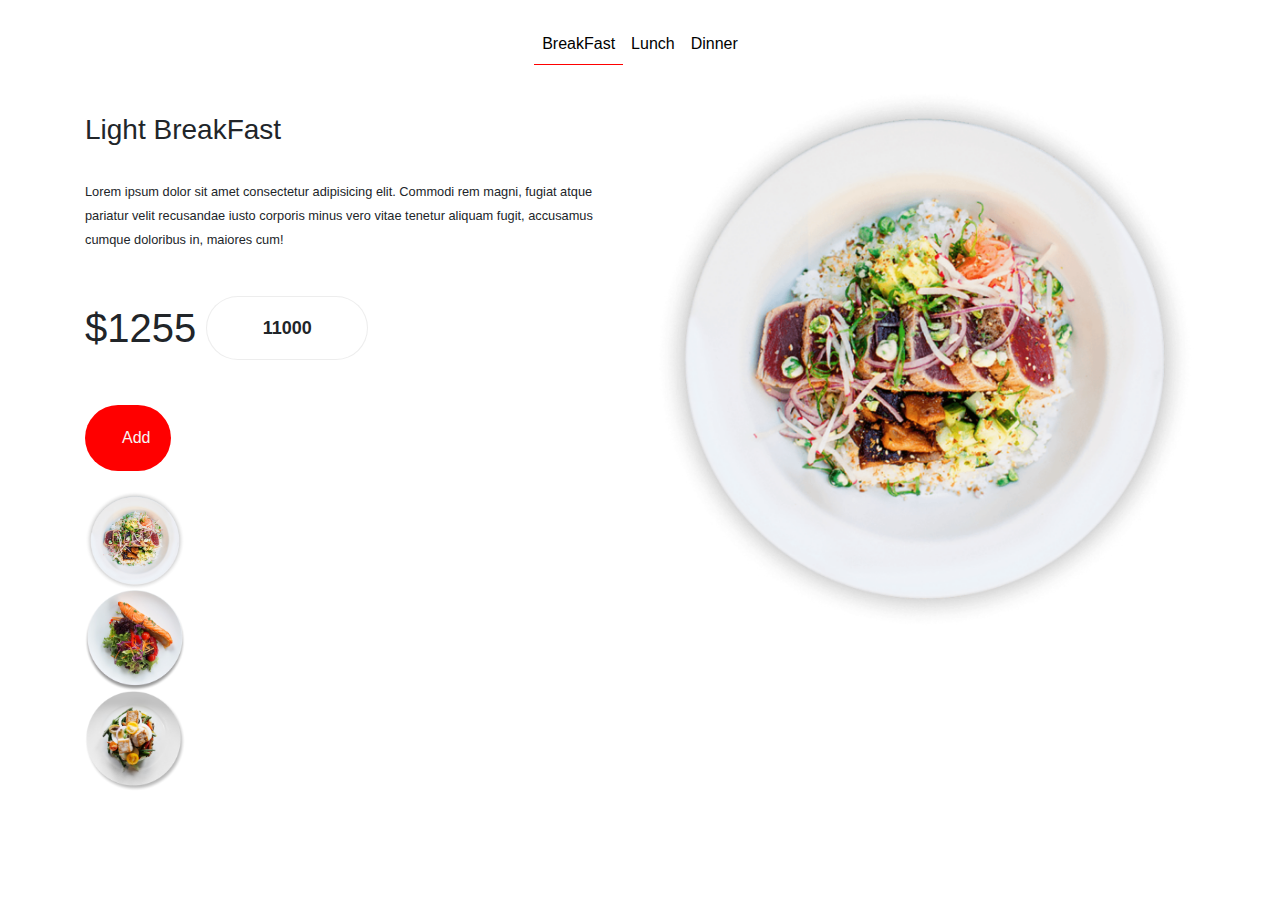
<file: singleProduct.html>
<!doctype html>
<html lang="en">

<head>
    <!-- Required meta tags -->
    <meta charset="utf-8">
    <meta name="viewport" content="width=device-width, initial-scale=1, shrink-to-fit=no">

    <!-- Bootstrap CSS -->
    <link rel="stylesheet" href="https://maxcdn.bootstrapcdn.com/bootstrap/4.0.0/css/bootstrap.min.css"
        integrity="sha384-Gn5384xqQ1aoWXA+058RXPxPg6fy4IWvTNh0E263XmFcJlSAwiGgFAW/dAiS6JXm" crossorigin="anonymous">
    <link rel="stylesheet" href="https://use.fontawesome.com/releases/v5.14.0/css/all.css"
        integrity="sha384-HzLeBuhoNPvSl5KYnjx0BT+WB0QEEqLprO+NBkkk5gbc67FTaL7XIGa2w1L0Xbgc" crossorigin="anonymous">
    <link rel="stylesheet" href="slick.css">
    <link rel="stylesheet" href="style.css">

    <title>Hello, world!</title>
</head>

<body>
    <div class="container">

        <head>
            <nav class="navbar navbar-expand-lg pt-4 pb-4">
                <div class="orderMenu ml-auto mr-auto">
                    <ul class="navbar-nav ml-auto mr-auto mt-2 mt-lg-0">

                        <li class="nav-item active">
                            <a class="nav-link" href="#">BreakFast <span class="sr-only">(current)</span></a>
                        </li>
                        <li class="nav-item">
                            <a class="nav-link" href="#">Lunch</a>
                        </li>
                        <li class="nav-item">
                            <a class="nav-link " href="#">Dinner</a>
                        </li>

                    </ul>
                </div>
            </nav>
        </head>
    </div>
    <main>
        <div class="container">
            <div class="row">
                <div class="col-md-6">
                    <h3 class="pt-4">Light BreakFast</h3>
                    <p class="pt-4"><small>Lorem ipsum dolor sit amet consectetur adipisicing elit. Commodi rem magni,
                            fugiat atque pariatur velit recusandae iusto corporis minus vero vitae tenetur aliquam
                            fugit, accusamus cumque doloribus in, maiores cum!</small></p>

                    <div class="d-flex addbtn-area">
                        <h1 class="pt-2">$1255</h1>
                        <div class="input-group number-spinner">
                            <button class="btn btn-default"><i class="fas fa-minus"></i></button>
                            <p class="pt-2 tt">11000</p>
                            <button class="btn btn-default"><i class="fas fa-plus"></i></button>
                        </div>
                    </div>
                    <div class="addProCar">
                        <button class="btn btn-default"><i class="fas fa-cart-plus"> </i> <span class="pl-3">Add
                            </span></button>
                    </div>

                    <div class="slider">
                        <div class="your-class">
                            <div><img class="img-fluid" src="Dinner/dinner1.png" alt=""></div>
                            <div><img class="img-fluid" src="Dinner/dinner2.png" alt=""></div>
                            <div><img class="img-fluid" src="Dinner/dinner3.png" alt=""></div>
                        </div>
                        <div class="arrow"><span><i class="fa fa-angle-right" aria-hidden="true"></i></span></div>
                    </div>
                </div>
                <div class="col-md-6">
                    <div class="singleImage">
                        <img src="Dinner/dinner1.png" class="img-fluid" alt="">
                    </div>
                </div>
            </div>
        </div>
    </main>

    <!-- Optional JavaScript -->
    <!-- jQuery first, then Popper.js, then Bootstrap JS -->
    <script src="https://code.jquery.com/jquery-3.2.1.slim.min.js"
        integrity="sha384-KJ3o2DKtIkvYIK3UENzmM7KCkRr/rE9/Qpg6aAZGJwFDMVNA/GpGFF93hXpG5KkN" crossorigin="anonymous">
    </script>

    <script src="https://cdnjs.cloudflare.com/ajax/libs/popper.js/1.12.9/umd/popper.min.js"
        integrity="sha384-ApNbgh9B+Y1QKtv3Rn7W3mgPxhU9K/ScQsAP7hUibX39j7fakFPskvXusvfa0b4Q" crossorigin="anonymous">
    </script>
    <script src="https://maxcdn.bootstrapcdn.com/bootstrap/4.0.0/js/bootstrap.min.js"
        integrity="sha384-JZR6Spejh4U02d8jOt6vLEHfe/JQGiRRSQQxSfFWpi1MquVdAyjUar5+76PVCmYl" crossorigin="anonymous">
    </script>
    <script type="text/javascript" src="slick.min.js"></script>

    <script type="text/javascript">
        $(document).ready(function () {
            $('.your-class').slick({
                centerMode: true,
                prevArrow:'.arrow',
                nextArrow:false,
                centerPadding: '0px',
                slidesToShow: 2,
                responsive: [{
                        breakpoint: 768,
                        settings: {
                            arrows: true,
                            centerMode: true,
                            centerPadding: '40px',
                            slidesToShow: 1
                        }
                    },
                    {
                        breakpoint: 480,
                        settings: {
                            arrows: true,
                            centerMode: true,
                            centerPadding: '40px',
                            slidesToShow: 1
                        }
                    }
                ]
            });
        });
    </script>
</body>

</html>
</file>
<file: style.css>
.banner{
    background-image: url(./Image/bannerbackground1.png);
    background-repeat: no-repeat;
    object-fit:fill;
    object-position: top left;
	background-size: cover;
	height: 400px;
	position: relative;
}
.search_part{
	width: 50%;
	text-align: center;
	margin: 100px auto;
}
.search_part .form-inline .form-control {
	display: inline;
	width:80%;
	vertical-align: middle;
	margin: 0 auto;
}
.search_part .btn {
	display: inline-block;
	font-weight: 400;
	text-align: center;
	white-space: nowrap;
	vertical-align: middle;
	-webkit-user-select: none;
	-moz-user-select: none;
	-ms-user-select: none;
	user-select: none;
	border: 1px solid transparent;
	padding: 6px 20px;
	font-size: 1rem;
	line-height: 1.5;
	border-radius: 40px;
	transition: color .15s ease-in-out,background-color .15s ease-in-out,border-color .15s ease-in-out,box-shadow .15s ease-in-out;
	position: absolute;
	right: 288px;
	background: green;
}
.search_part .form-control {
	display: block;
	width: 100%;
	padding: .375rem .75rem;
	font-size: 1rem;
	line-height: 1.5;
	color: #495057;
	background-color: #fff;
	background-clip: padding-box;
	border: 1px solid #ced4da;
	border-radius: 20px 0px 0px 20px;
	transition: border-color .15s ease-in-out,box-shadow .15s ease-in-out;
}





.mainNav .nav-item{
    padding: 0px 10px;
}
.mainNav .nav-item:hover{
background: red;
border-radius: 15px;

}
.active{
    border-bottom: 1px solid red;
}
a {
	color:black;
	text-decoration: none;
	background-color: transparent;
	-webkit-text-decoration-skip: objects;
}
.CartCheck-btn{
    margin-top: 20px;
    margin-bottom: 20px;
    padding:5px 30px;
}
.cartsection-item .card-deck .card .card-img-top {
	width: 44%;
	border-top-left-radius: calc(.25rem - 1px);
	border-top-right-radius: calc(.25rem - 1px);
	
	margin: 20px auto;
}
.card {
	position: relative;
	display: -webkit-box;
	display: -ms-flexbox;
	display: flex;
	-webkit-box-orient: vertical;
	-webkit-box-direction: normal;
	-ms-flex-direction: column;
	flex-direction: column;
	min-width: 0;
	word-wrap: break-word;
	background-color: #fff;
	background-clip: border-box;
	border: none;
    
}
.card:hover{
    
    box-shadow: 0px 0px 5px gray;
    transition: 0.5s;
}
.why-cart .card-deck .card .card-img-top{
	width: 100%;
	border-top-left-radius: calc(.25rem - 1px);
	border-top-right-radius: calc(.25rem - 1px);
}
.why-cart .card-deck .card:hover{
    transform: scale(1.04);
 
}
.why-cart .card-deck .card{
    border-radius: 18px 18px 0px 0px;
}
.footer-top{
    background-color: black;
    margin-top:25px ;
	padding-top:30px ;
	padding-bottom:5px ;
    border-bottom: 1px solid rgba(160, 160, 160, 0.267);
}
.footer-top .list-group-item {
	position: relative;
	display: block;
	padding: .75rem 1.25rem;
	margin-bottom: -1px;
	color: #fff;
    border: none;
    background:black;
}
.footer-bottom{
    background: black;
    color: rgba(255, 255, 255, 0.699);
    padding-top:10px ;
}
/*==================================*/
.addbtn-area{
	margin: 45px 0px;
}
.number-spinner{
	border: 1px solid rgba(228, 228, 228, 0.651);
	width: 30%;
	margin-left:10px ;
	border-radius: 40px;
	justify-content: center;
	padding-top: 10px;
	background: white;
	font-size: 18px;
}
.tt{
	font-weight: bold;
	font-size: 18px;
}
.number-spinner .btn {
	display: inline-block;
	font-weight: 400;
	text-align: center;
	white-space: nowrap;
	vertical-align: middle;
	-webkit-user-select: none;
	-moz-user-select: none;
	-ms-user-select: none;
	user-select: none;
	border: 1px solid transparent;
	padding: .375rem .75rem;
	font-size: 1rem;
	line-height: 1.5;
	/* border-radius: .25rem; */
	transition: color .15s ease-in-out,background-color .15s ease-in-out,border-color .15s ease-in-out,box-shadow .15s ease-in-out;
	background: none;
	height: 38px;
	color: red;
}
.addProCar button{
background: red;
color: whitesmoke;
padding: 20px;
border-radius: 40px;
}
.your-class img{
 width: 100px;
}
.slider{
	width: 40%;
	margin-top: 20px;
	position: relative;
}
.slider .arrow {
	position: absolute;
	top: 21px;
	right: -28%;
	font-size: 40px;
}
.detailsbtn{
	text-decoration: none;
}

@media screen and (max-width:1199px){
	.search_part .btn {
		display: inline-block;
		font-weight: 400;
		text-align: center;
		white-space: nowrap;
		vertical-align: middle;
		-webkit-user-select: none;
		-moz-user-select: none;
		-ms-user-select: none;
		user-select: none;
		border: 1px solid transparent;
		padding: 6px 20px;
		font-size: 1rem;
		line-height: 1.5;
		border-radius: 40px;
		transition: color .15s ease-in-out,background-color .15s ease-in-out,border-color .15s ease-in-out,box-shadow .15s ease-in-out;
		position: absolute;
		right: 240px;
		background: green;
	}
}
@media screen and (max-width:991px){
	.search_part .btn {
		display: inline-block;
		font-weight: 400;
		text-align: center;
		white-space: nowrap;
		vertical-align: middle;
		-webkit-user-select: none;
		-moz-user-select: none;
		-ms-user-select: none;
		user-select: none;
		border: 1px solid transparent;
		padding: 6px 20px;
		font-size: 1rem;
		line-height: 1.5;
		border-radius: 40px;
		transition: color .15s ease-in-out,background-color .15s ease-in-out,border-color .15s ease-in-out,box-shadow .15s ease-in-out;
		position: absolute;
		right: 180px;
		background: green;
	}
}
@media screen and (max-width:767px){
	.search_part .btn {
		display: inline-block;
		font-weight: 400;
		text-align: center;
		white-space: nowrap;
		vertical-align: middle;
		-webkit-user-select: none;
		-moz-user-select: none;
		-ms-user-select: none;
		user-select: none;
		border: 1px solid transparent;
		padding: 6px 20px;
		font-size: 1rem;
		line-height: 1.5;
		border-radius: 40px;
		transition: color .15s ease-in-out,background-color .15s ease-in-out,border-color .15s ease-in-out,box-shadow .15s ease-in-out;
		position: absolute;
		right: 138px;
		background: green;
	}
}
@media screen and (max-width:520px){
.search_part{
	width: 100%;
}
.search_part .form-inline .form-control {
	display: inline;
	width: 100%;
	vertical-align: middle;
	margin: 0 auto;
}
.search_part .btn {
	display: inline-block;
	font-weight: 400;
	text-align: center;
	white-space: nowrap;
	vertical-align: middle;
	-webkit-user-select: none;
	-moz-user-select: none;
	-ms-user-select: none;
	user-select: none;
	border: 1px solid transparent;
	padding: 6px 20px;
	font-size: 1rem;
	line-height: 1.5;
	border-radius: 40px;
	transition: color .15s ease-in-out,background-color .15s ease-in-out,border-color .15s ease-in-out,box-shadow .15s ease-in-out;
	position: absolute;
	right: 14px;
	background: green;
}
.search_part .form-control {
	display: block;
	width: 100%;
	padding: .375rem .75rem;
	font-size: 1rem;
	line-height: 1.5;
	color: #495057;
	background-color: #fff;
	background-clip: padding-box;
	border: 1px solid #ced4da;
	border-radius: 20px;
	transition: border-color .15s ease-in-out,box-shadow .15s ease-in-out;
}
}
</file>
